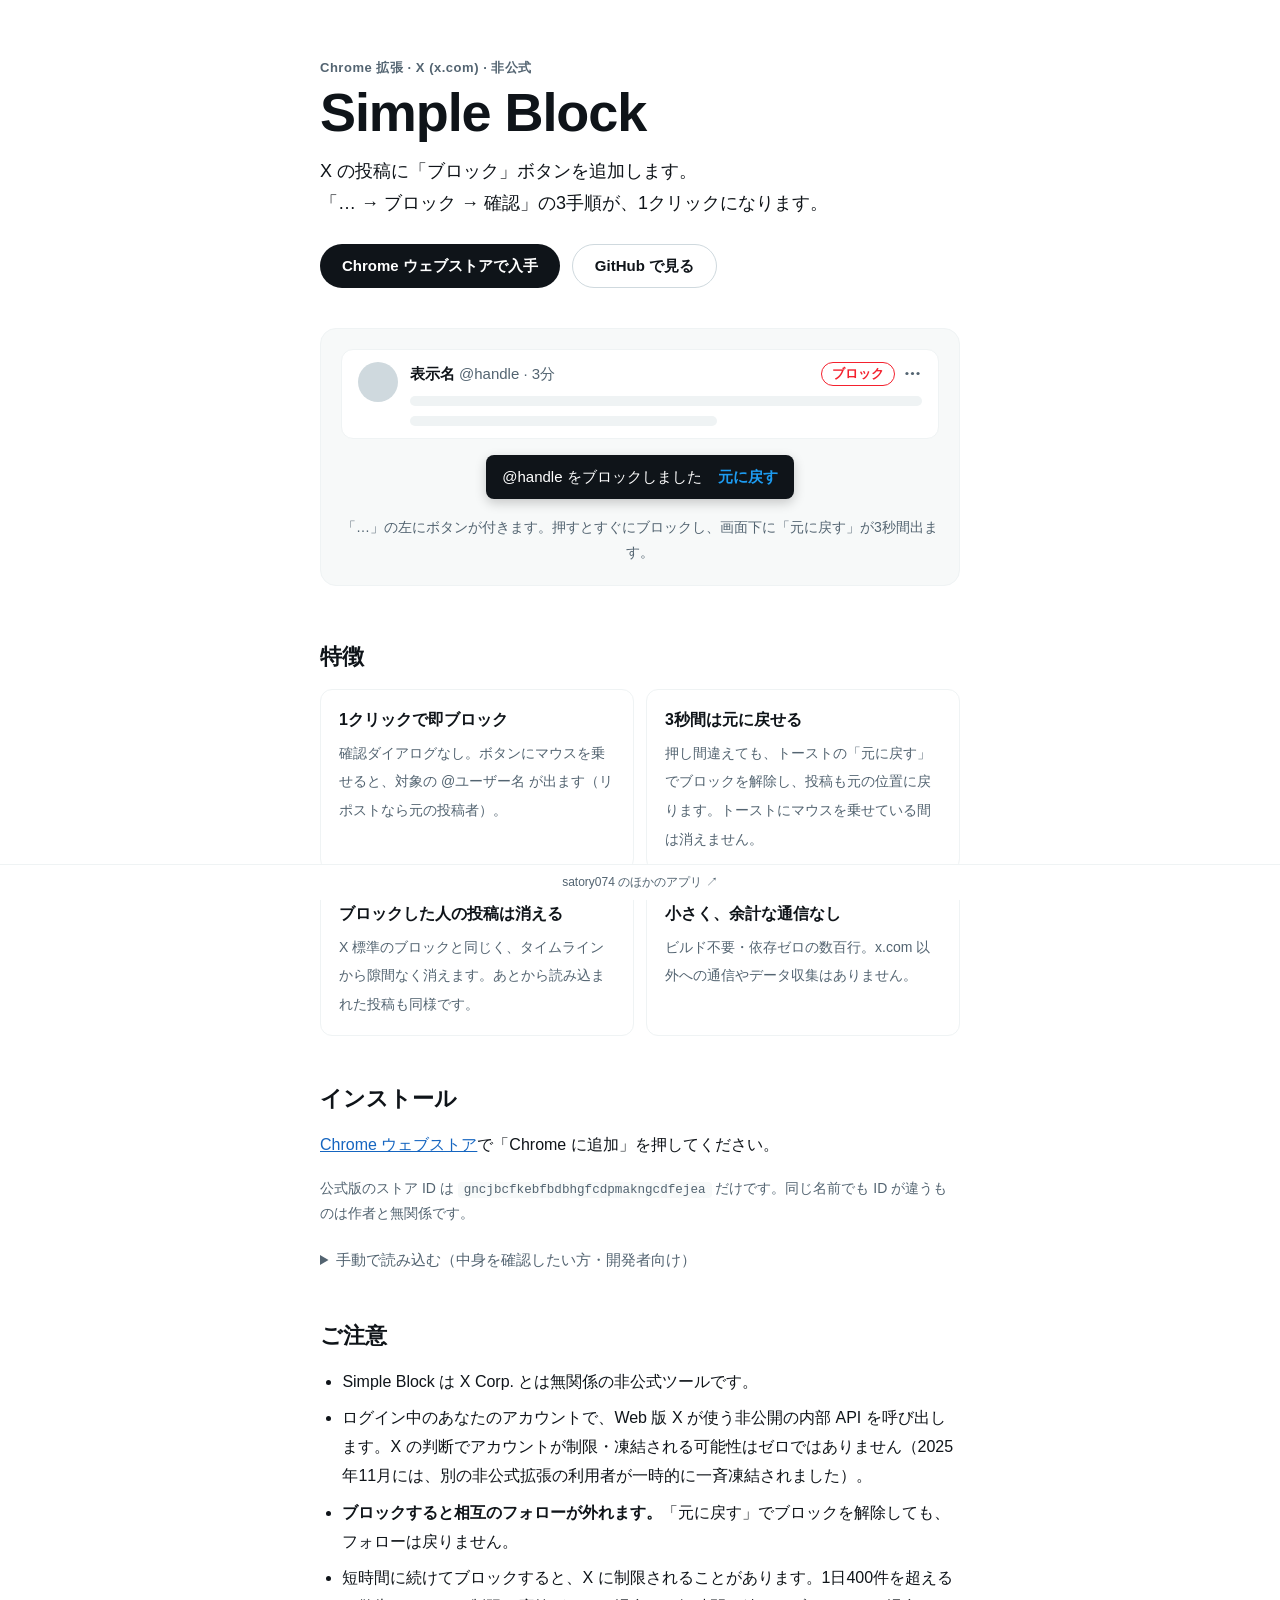
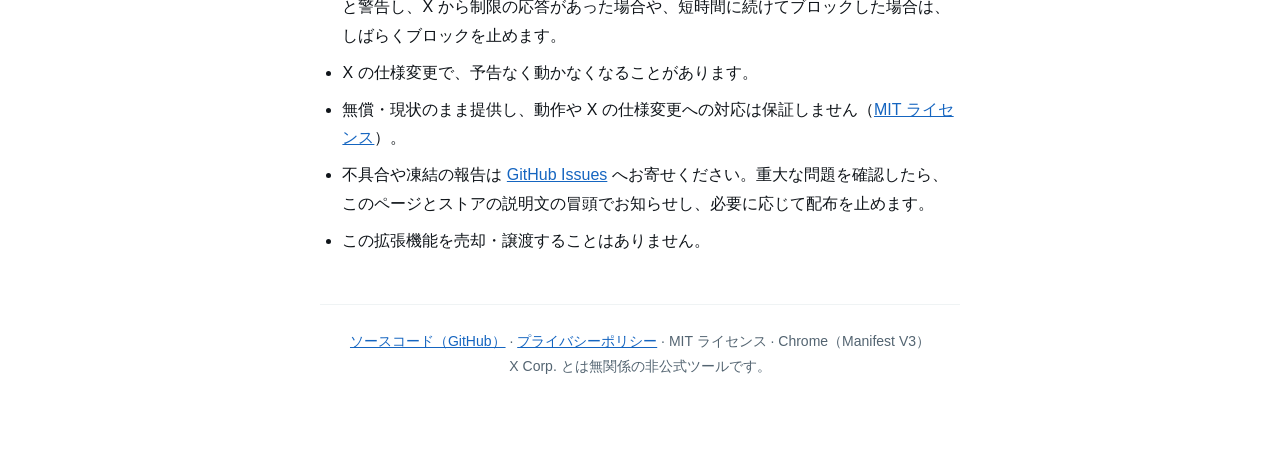
<file: docs/index.html>
<!doctype html>
<html lang="ja">
<head>
  <meta charset="utf-8" />
  <meta name="viewport" content="width=device-width, initial-scale=1" />
  <title>Simple Block — X のワンクリックブロック Chrome 拡張</title>
  <meta name="description" content="X (x.com) の各投稿に「ブロック」ボタンを追加する Chrome 拡張。確認なしで即ブロック、3秒間は元に戻せます。" />
  <!-- canonical = og:url = このページの絶対 URL。scripts/seo-check.mjs が一致を検査する -->
  <link rel="canonical" href="https://satory074.github.io/simple-block/" />
  <link rel="sitemap" type="application/xml" href="https://satory074.github.io/simple-block/sitemap.xml" />
  <meta property="og:type" content="website" />
  <meta property="og:locale" content="ja_JP" />
  <meta property="og:url" content="https://satory074.github.io/simple-block/" />
  <meta property="og:site_name" content="Simple Block" />
  <meta property="og:title" content="Simple Block — X のワンクリックブロック Chrome 拡張" />
  <meta property="og:description" content="X の投稿に「ブロック」ボタンを追加。「… → ブロック → 確認」を1クリックに。3秒間は元に戻せます。" />
  <meta property="og:image" content="https://satory074.github.io/simple-block/og-image.png" />
  <meta property="og:image:width" content="1200" />
  <meta property="og:image:height" content="630" />
  <meta property="og:image:type" content="image/png" />
  <meta property="og:image:alt" content="Simple Block — X の投稿に、ワンクリックの「ブロック」ボタン" />
  <meta name="twitter:card" content="summary_large_image" />
  <meta name="twitter:title" content="Simple Block — X のワンクリックブロック Chrome 拡張" />
  <meta name="twitter:description" content="X の投稿に「ブロック」ボタンを追加。「… → ブロック → 確認」を1クリックに。3秒間は元に戻せます。" />
  <meta name="twitter:image" content="https://satory074.github.io/simple-block/og-image.png" />
  <!-- 構造化データ: 画面に出ている内容だけを書く（評価・レビューは入れない）。作者の @id は satory074.com 側で定義 -->
  <script type="application/ld+json">
  {
    "@context": "https://schema.org",
    "@graph": [
      {
        "@type": "WebSite",
        "@id": "https://satory074.github.io/simple-block/#website",
        "name": "Simple Block",
        "url": "https://satory074.github.io/simple-block/",
        "description": "X (x.com) の各投稿に「ブロック」ボタンを追加する Chrome 拡張。確認なしで即ブロック、3秒間は元に戻せます。",
        "inLanguage": "ja",
        "about": { "@id": "https://satory074.github.io/simple-block/#app" },
        "author": { "@type": "Person", "@id": "https://satory074.com/#person", "name": "satory074", "url": "https://satory074.com/" }
      },
      {
        "@type": "SoftwareApplication",
        "@id": "https://satory074.github.io/simple-block/#app",
        "name": "Simple Block",
        "description": "X の投稿に「ブロック」ボタンを追加します。「… → ブロック → 確認」の3手順が、1クリックになります。",
        "url": "https://chromewebstore.google.com/detail/gncjbcfkebfbdbhgfcdpmakngcdfejea",
        "applicationCategory": "BrowserApplication",
        "operatingSystem": "Chrome",
        "inLanguage": "ja",
        "license": "https://github.com/satory074/simple-block/blob/main/LICENSE",
        "offers": { "@type": "Offer", "price": "0", "priceCurrency": "JPY" },
        "author": { "@type": "Person", "@id": "https://satory074.com/#person", "name": "satory074", "url": "https://satory074.com/" }
      }
    ]
  }
  </script>
  <link rel="icon" href="data:image/svg+xml,%3Csvg xmlns='http://www.w3.org/2000/svg' viewBox='0 0 32 32'%3E%3Ccircle cx='16' cy='16' r='12' fill='none' stroke='%23f4212e' stroke-width='4'/%3E%3Cpath d='M7.5 7.5l17 17' stroke='%23f4212e' stroke-width='4'/%3E%3C/svg%3E" />
  <style>
    /* Colors follow the extension itself (content.css) and X's palette. */
    :root {
      --ink: #0f1419;
      --muted: #536471; /* 6.12:1 on white */
      --border: #eff3f4;
      --surface: #ffffff;
      --soft: #f7f9f9;
      --red: #f4212e;
      --accent: #1565c0; /* 5.75:1 on white */
      color-scheme: light;
    }
    * { box-sizing: border-box; }
    body {
      margin: 0;
      background: var(--surface);
      color: var(--ink);
      font: 16px/1.8 -apple-system, BlinkMacSystemFont, "Hiragino Sans", "Hiragino Kaku Gothic ProN", "Noto Sans JP", "Segoe UI", sans-serif;
      -webkit-text-size-adjust: 100%;
    }
    a { color: var(--accent); }
    code {
      padding: 1px 6px;
      border-radius: 4px;
      background: var(--soft);
      font: 0.9em ui-monospace, SFMono-Regular, Menlo, monospace;
    }
    main { max-width: 680px; margin: 0 auto; padding: 56px 20px 24px; }

    .eyebrow { margin: 0; color: var(--muted); font-size: 13px; font-weight: 700; letter-spacing: 0.04em; }
    h1 { margin: 4px 0 12px; font-size: clamp(38px, 9vw, 54px); line-height: 1.1; letter-spacing: -0.02em; }
    .lead { margin: 0 0 24px; font-size: 18px; }
    .cta { display: flex; flex-wrap: wrap; gap: 12px; margin: 0 0 40px; }
    .btn {
      display: inline-flex;
      align-items: center;
      min-height: 44px;
      padding: 0 22px;
      border-radius: 9999px;
      font-size: 15px;
      font-weight: 700;
      text-decoration: none;
    }
    .btn-primary { background: var(--ink); color: #fff; }
    .btn-primary:hover { background: #272c30; }
    .btn-secondary { border: 1px solid #cfd9de; color: var(--ink); }
    .btn-secondary:hover { background: var(--soft); }

    /* Mock of a post header with the extension's button, plus its toast */
    .demo { margin: 0 0 56px; padding: 20px; border: 1px solid var(--border); border-radius: 16px; background: var(--soft); }
    .post { display: flex; gap: 12px; padding: 12px 16px; border: 1px solid var(--border); border-radius: 12px; background: var(--surface); }
    .avatar { flex: none; width: 40px; height: 40px; border-radius: 50%; background: #cfd9de; }
    .post-body { flex: 1; min-width: 0; }
    .post-head { display: flex; align-items: center; gap: 4px; font-size: 15px; line-height: 20px; }
    .post-name { flex: none; font-weight: 700; }
    .post-meta { overflow: hidden; color: var(--muted); text-overflow: ellipsis; white-space: nowrap; }
    .post-actions { display: flex; flex: none; align-items: center; margin-left: auto; }
    .sb-btn {
      margin-right: 8px;
      padding: 2px 10px;
      border: 1px solid var(--red);
      border-radius: 9999px;
      color: var(--red);
      font-size: 13px;
      font-weight: 700;
      line-height: 18px;
      white-space: nowrap;
    }
    .caret { display: block; width: 19px; height: 19px; color: var(--muted); }
    .post-lines span { display: block; height: 10px; margin-top: 10px; border-radius: 5px; background: var(--border); }
    .post-lines span:last-child { width: 60%; }
    .toast {
      display: flex;
      gap: 16px;
      width: fit-content;
      max-width: 100%;
      margin: 16px auto 0;
      padding: 12px 16px;
      border-radius: 8px;
      background: var(--ink);
      color: #fff;
      font-size: 15px;
      line-height: 20px;
      box-shadow: 0 4px 12px rgba(0, 0, 0, 0.2);
    }
    .toast-undo { color: #1d9bf0; font-weight: 700; white-space: nowrap; }
    .demo figcaption { margin-top: 16px; color: var(--muted); font-size: 14px; text-align: center; }

    h2 { margin: 0 0 16px; font-size: 22px; line-height: 1.4; }
    section { margin: 0 0 48px; }
    .features { display: grid; grid-template-columns: repeat(auto-fit, minmax(260px, 1fr)); gap: 12px; margin: 0; padding: 0; list-style: none; }
    .features li { padding: 16px 18px; border: 1px solid var(--border); border-radius: 12px; }
    .features strong { display: block; margin-bottom: 4px; font-size: 16px; }
    .features span { color: var(--muted); font-size: 14px; line-height: 1.7; }
    .steps, .notes { margin: 0; padding-left: 1.4em; }
    .steps li, .notes li { margin-bottom: 8px; }
    .small { color: var(--muted); font-size: 14px; }
    details { margin-top: 20px; }
    summary { color: var(--muted); font-size: 15px; cursor: pointer; }
    details[open] summary { margin-bottom: 12px; }
    .foot { padding: 24px 0 8px; border-top: 1px solid var(--border); color: var(--muted); font-size: 14px; text-align: center; }

    /* サイト間ナビ: 画面下端に常駐する控えめな逆リンクバー（→ satory074.com/apps）。
       正準仕様: basecamp/docs/app-backlink.md。本文を隠さない（body 側に高さ分の padding を予約） */
    .app-backlink-bar {
      position: fixed;
      inset-inline: 0;
      bottom: 0;
      z-index: 40;
      display: flex;
      align-items: center;
      justify-content: center;
      min-height: 36px;
      padding: 6px 12px;
      padding-bottom: calc(6px + env(safe-area-inset-bottom));
      background: color-mix(in srgb, var(--surface) 90%, transparent);
      -webkit-backdrop-filter: blur(8px);
      backdrop-filter: blur(8px);
      border-top: 1px solid var(--border);
      font-size: 12px;
    }
    .app-backlink-bar a {
      display: inline-flex;
      align-items: center;
      gap: 0.3em;
      /* ヒット領域を WCAG 2.5.8 の 24px 以上に拡大（負マージンで見た目の高さは不変） */
      padding: 8px 14px;
      margin: -8px 0;
      color: var(--muted);
      text-decoration: none;
      transition: color 0.12s ease;
    }
    .app-backlink-bar a:hover {
      color: var(--accent);
    }
    body {
      padding-bottom: calc(48px + env(safe-area-inset-bottom));
    }
    /* ページ内アンカー遷移時に固定バーが飛び先を隠さないように */
    html {
      scroll-padding-bottom: calc(48px + env(safe-area-inset-bottom));
    }
  </style>
</head>
<body>
  <main>
    <p class="eyebrow">Chrome 拡張 · X (x.com) · 非公式</p>
    <h1>Simple Block</h1>
    <p class="lead">X の投稿に「ブロック」ボタンを追加します。<br />「… → ブロック → 確認」の3手順が、1クリックになります。</p>
    <div class="cta">
      <a class="btn btn-primary" href="https://chromewebstore.google.com/detail/gncjbcfkebfbdbhgfcdpmakngcdfejea">Chrome ウェブストアで入手</a>
      <a class="btn btn-secondary" href="https://github.com/satory074/simple-block">GitHub で見る</a>
    </div>

    <figure class="demo" aria-label="X の投稿に追加されたブロックボタンと、ブロック後に出るトーストのイメージ">
      <div class="post" aria-hidden="true">
        <div class="avatar"></div>
        <div class="post-body">
          <div class="post-head">
            <span class="post-name">表示名</span>
            <span class="post-meta">@handle · 3分</span>
            <span class="post-actions">
              <span class="sb-btn">ブロック</span>
              <svg class="caret" viewBox="0 0 24 24" fill="currentColor"><circle cx="5" cy="12" r="2" /><circle cx="12" cy="12" r="2" /><circle cx="19" cy="12" r="2" /></svg>
            </span>
          </div>
          <div class="post-lines"><span></span><span></span></div>
        </div>
      </div>
      <div class="toast" aria-hidden="true"><span>@handle をブロックしました</span><span class="toast-undo">元に戻す</span></div>
      <figcaption>「…」の左にボタンが付きます。押すとすぐにブロックし、画面下に「元に戻す」が3秒間出ます。</figcaption>
    </figure>

    <section aria-labelledby="features">
      <h2 id="features">特徴</h2>
      <ul class="features">
        <li><strong>1クリックで即ブロック</strong><span>確認ダイアログなし。ボタンにマウスを乗せると、対象の @ユーザー名 が出ます（リポストなら元の投稿者）。</span></li>
        <li><strong>3秒間は元に戻せる</strong><span>押し間違えても、トーストの「元に戻す」でブロックを解除し、投稿も元の位置に戻ります。トーストにマウスを乗せている間は消えません。</span></li>
        <li><strong>ブロックした人の投稿は消える</strong><span>X 標準のブロックと同じく、タイムラインから隙間なく消えます。あとから読み込まれた投稿も同様です。</span></li>
        <li><strong>小さく、余計な通信なし</strong><span>ビルド不要・依存ゼロの数百行。x.com 以外への通信やデータ収集はありません。</span></li>
      </ul>
    </section>

    <section aria-labelledby="install">
      <h2 id="install">インストール</h2>
      <p><a href="https://chromewebstore.google.com/detail/gncjbcfkebfbdbhgfcdpmakngcdfejea">Chrome ウェブストア</a>で「Chrome に追加」を押してください。</p>
      <p class="small">公式版のストア ID は <code>gncjbcfkebfbdbhgfcdpmakngcdfejea</code> だけです。同じ名前でも ID が違うものは作者と無関係です。</p>
      <details>
        <summary>手動で読み込む（中身を確認したい方・開発者向け）</summary>
        <ol class="steps">
          <li><a href="https://github.com/satory074/simple-block/archive/refs/heads/main.zip">ZIP をダウンロード</a>して展開する</li>
          <li>Chrome で <code>chrome://extensions</code> を開く</li>
          <li>右上の「デベロッパーモード」を ON にする</li>
          <li>「パッケージ化されていない拡張機能を読み込む」を押し、展開した <code>simple-block-main</code> フォルダを選ぶ</li>
          <li>x.com のタブを再読み込みする</li>
        </ol>
        <p class="small">手動で読み込んだ場合は自動更新されません。更新するときは、新しい ZIP の中身で同じフォルダを置き換えてから、<code>chrome://extensions</code> でこの拡張の再読み込み（↻）を押してください。</p>
      </details>
    </section>

    <section aria-labelledby="notes">
      <h2 id="notes">ご注意</h2>
      <ul class="notes">
        <li>Simple Block は X Corp. とは無関係の非公式ツールです。</li>
        <li>ログイン中のあなたのアカウントで、Web 版 X が使う非公開の内部 API を呼び出します。X の判断でアカウントが制限・凍結される可能性はゼロではありません（2025年11月には、別の非公式拡張の利用者が一時的に一斉凍結されました）。</li>
        <li><strong>ブロックすると相互のフォローが外れます。</strong>「元に戻す」でブロックを解除しても、フォローは戻りません。</li>
        <li>短時間に続けてブロックすると、X に制限されることがあります。1日400件を超えると警告し、X から制限の応答があった場合や、短時間に続けてブロックした場合は、しばらくブロックを止めます。</li>
        <li>X の仕様変更で、予告なく動かなくなることがあります。</li>
        <li>無償・現状のまま提供し、動作や X の仕様変更への対応は保証しません（<a href="https://github.com/satory074/simple-block/blob/main/LICENSE">MIT ライセンス</a>）。</li>
        <li>不具合や凍結の報告は <a href="https://github.com/satory074/simple-block/issues">GitHub Issues</a> へお寄せください。重大な問題を確認したら、このページとストアの説明文の冒頭でお知らせし、必要に応じて配布を止めます。</li>
        <li>この拡張機能を売却・譲渡することはありません。</li>
      </ul>
    </section>

    <footer class="foot">
      <a href="https://github.com/satory074/simple-block">ソースコード（GitHub）</a> · <a href="privacy.html">プライバシーポリシー</a> · MIT ライセンス · Chrome（Manifest V3）<br />
      X Corp. とは無関係の非公式ツールです。
    </footer>
  </main>

  <!-- サイト間ナビ: 画面下端に常駐する控えめな逆リンクバー（→ satory074.com/apps）。
       正準仕様: basecamp/docs/app-backlink.md -->
  <nav class="app-backlink-bar" aria-label="サイト間ナビゲーション">
    <a href="https://satory074.com/apps/" target="_blank" rel="noopener"
       aria-label="satory074 のほかのアプリ一覧を新しいタブで開く"
       >satory074 のほかのアプリ <span aria-hidden="true">↗</span></a>
  </nav>
</body>
</html>
</file>
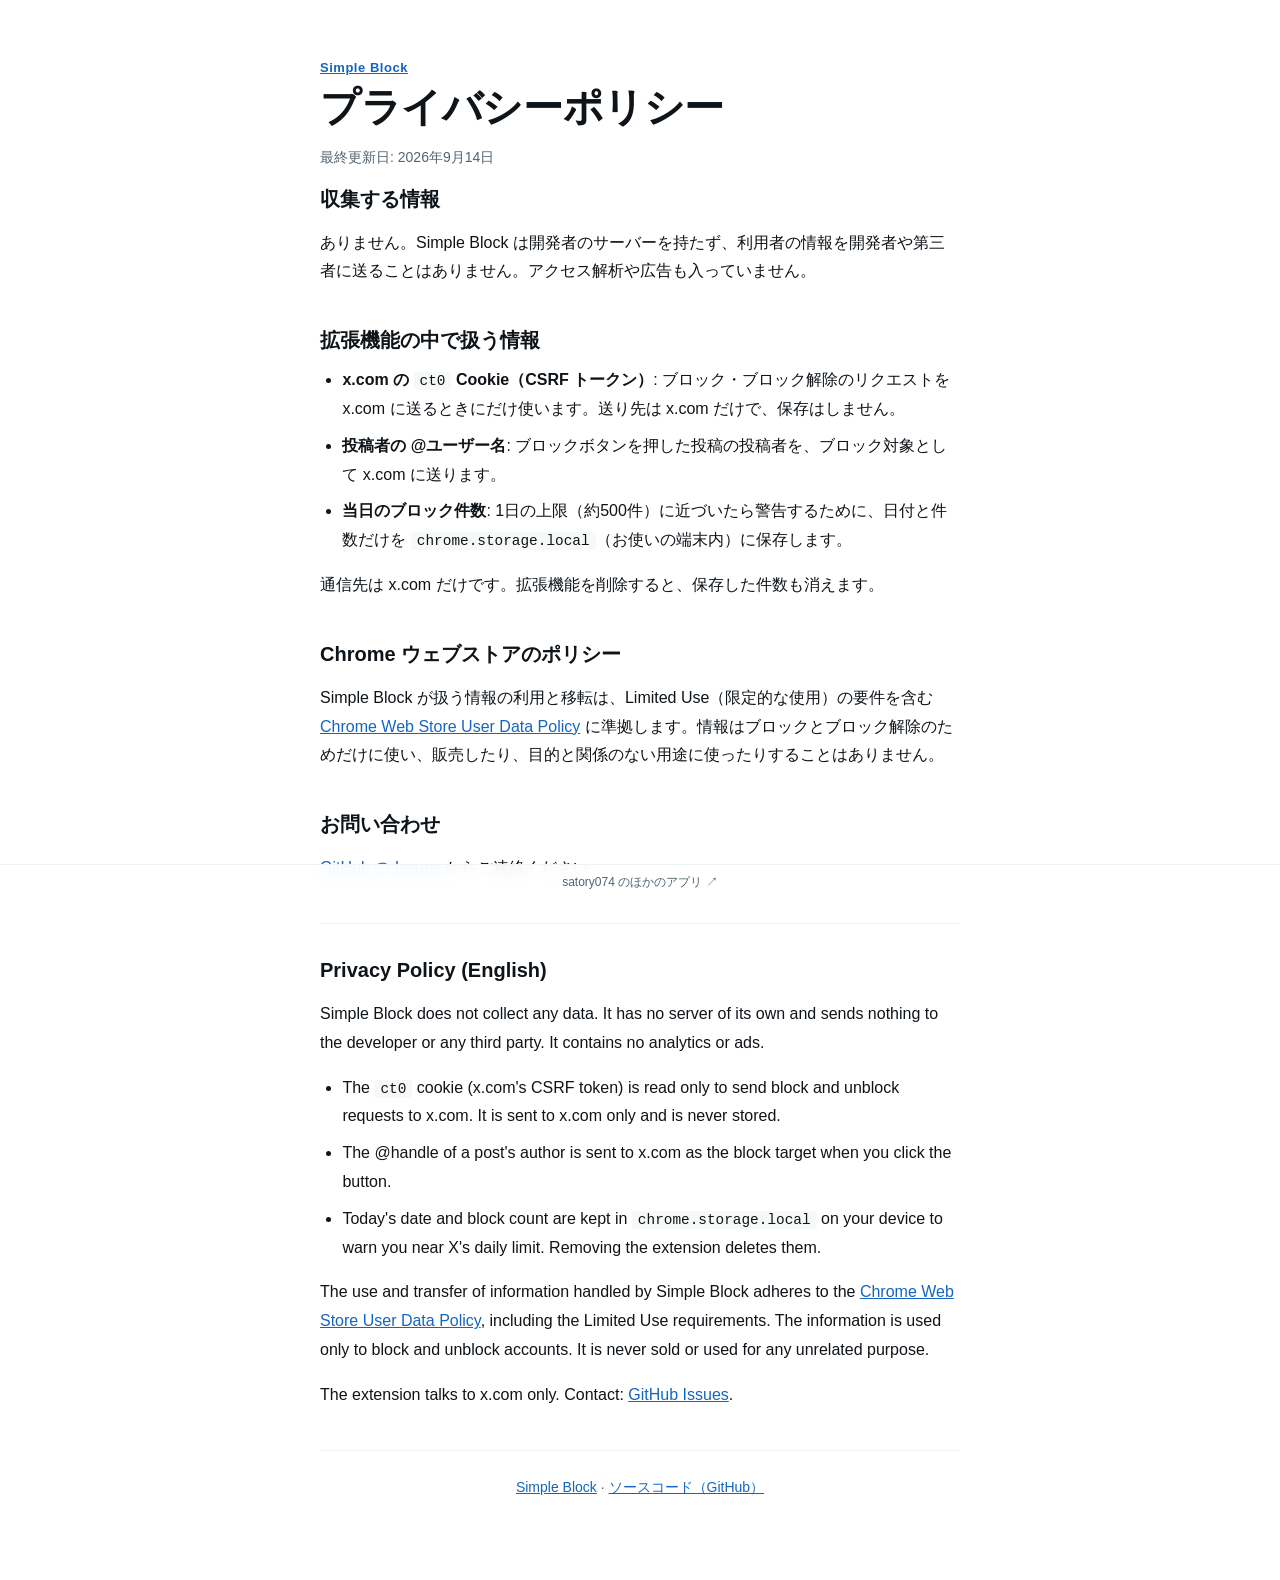
<file: docs/privacy.html>
<!doctype html>
<html lang="ja">
<head>
  <meta charset="utf-8" />
  <meta name="viewport" content="width=device-width, initial-scale=1" />
  <title>プライバシーポリシー — Simple Block</title>
  <meta name="description" content="Chrome 拡張 Simple Block のプライバシーポリシー。データ収集はなく、通信は x.com とだけ行います。" />
  <!-- canonical = og:url = このページの絶対 URL。Chrome ウェブストアに登録した URL と同じ privacy.html の形 -->
  <link rel="canonical" href="https://satory074.github.io/simple-block/privacy.html" />
  <meta property="og:type" content="website" />
  <meta property="og:locale" content="ja_JP" />
  <meta property="og:url" content="https://satory074.github.io/simple-block/privacy.html" />
  <meta property="og:site_name" content="Simple Block" />
  <meta property="og:title" content="プライバシーポリシー — Simple Block" />
  <meta property="og:description" content="Chrome 拡張 Simple Block のプライバシーポリシー。データ収集はなく、通信は x.com とだけ行います。" />
  <meta property="og:image" content="https://satory074.github.io/simple-block/og-image.png" />
  <meta property="og:image:width" content="1200" />
  <meta property="og:image:height" content="630" />
  <!-- 構造化データ: 画面の見出し・説明・最終更新日だけ。作者の @id は satory074.com 側で定義 -->
  <script type="application/ld+json">
  {
    "@context": "https://schema.org",
    "@type": "WebPage",
    "name": "プライバシーポリシー",
    "url": "https://satory074.github.io/simple-block/privacy.html",
    "description": "Chrome 拡張 Simple Block のプライバシーポリシー。データ収集はなく、通信は x.com とだけ行います。",
    "inLanguage": ["ja", "en"],
    "dateModified": "2026-09-14",
    "isPartOf": { "@type": "WebSite", "@id": "https://satory074.github.io/simple-block/#website", "name": "Simple Block", "url": "https://satory074.github.io/simple-block/" },
    "about": { "@id": "https://satory074.github.io/simple-block/#app" },
    "author": { "@type": "Person", "@id": "https://satory074.com/#person", "name": "satory074", "url": "https://satory074.com/" }
  }
  </script>
  <link rel="icon" href="data:image/svg+xml,%3Csvg xmlns='http://www.w3.org/2000/svg' viewBox='0 0 32 32'%3E%3Ccircle cx='16' cy='16' r='12' fill='none' stroke='%23f4212e' stroke-width='4'/%3E%3Cpath d='M7.5 7.5l17 17' stroke='%23f4212e' stroke-width='4'/%3E%3C/svg%3E" />
  <style>
    /* Same palette as index.html */
    :root {
      --ink: #0f1419;
      --muted: #536471;
      --border: #eff3f4;
      --surface: #ffffff;
      --soft: #f7f9f9;
      --accent: #1565c0;
      color-scheme: light;
    }
    * { box-sizing: border-box; }
    body {
      margin: 0;
      background: var(--surface);
      color: var(--ink);
      font: 16px/1.8 -apple-system, BlinkMacSystemFont, "Hiragino Sans", "Hiragino Kaku Gothic ProN", "Noto Sans JP", "Segoe UI", sans-serif;
      -webkit-text-size-adjust: 100%;
    }
    a { color: var(--accent); }
    code {
      padding: 1px 6px;
      border-radius: 4px;
      background: var(--soft);
      font: 0.9em ui-monospace, SFMono-Regular, Menlo, monospace;
    }
    main { max-width: 680px; margin: 0 auto; padding: 56px 20px 24px; }
    .eyebrow { margin: 0; color: var(--muted); font-size: 13px; font-weight: 700; letter-spacing: 0.04em; }
    h1 { margin: 4px 0 12px; font-size: clamp(30px, 7vw, 40px); line-height: 1.2; letter-spacing: -0.01em; }
    h2 { margin: 0 0 12px; font-size: 20px; line-height: 1.4; }
    section { margin: 0 0 40px; }
    ul { margin: 0; padding-left: 1.4em; }
    li { margin-bottom: 8px; }
    .small { color: var(--muted); font-size: 14px; }
    .en { padding-top: 32px; border-top: 1px solid var(--border); }
    .foot { padding: 24px 0 8px; border-top: 1px solid var(--border); color: var(--muted); font-size: 14px; text-align: center; }

    /* サイト間ナビ: 正準仕様は basecamp/docs/app-backlink.md（index.html と同一） */
    .app-backlink-bar {
      position: fixed;
      inset-inline: 0;
      bottom: 0;
      z-index: 40;
      display: flex;
      align-items: center;
      justify-content: center;
      min-height: 36px;
      padding: 6px 12px;
      padding-bottom: calc(6px + env(safe-area-inset-bottom));
      background: color-mix(in srgb, var(--surface) 90%, transparent);
      -webkit-backdrop-filter: blur(8px);
      backdrop-filter: blur(8px);
      border-top: 1px solid var(--border);
      font-size: 12px;
    }
    .app-backlink-bar a {
      display: inline-flex;
      align-items: center;
      gap: 0.3em;
      padding: 8px 14px;
      margin: -8px 0;
      color: var(--muted);
      text-decoration: none;
      transition: color 0.12s ease;
    }
    .app-backlink-bar a:hover {
      color: var(--accent);
    }
    body {
      padding-bottom: calc(48px + env(safe-area-inset-bottom));
    }
    html {
      scroll-padding-bottom: calc(48px + env(safe-area-inset-bottom));
    }
  </style>
</head>
<body>
  <main>
    <p class="eyebrow"><a href="./">Simple Block</a></p>
    <h1>プライバシーポリシー</h1>
    <p class="small">最終更新日: 2026年9月14日</p>

    <section>
      <h2>収集する情報</h2>
      <p>ありません。Simple Block は開発者のサーバーを持たず、利用者の情報を開発者や第三者に送ることはありません。アクセス解析や広告も入っていません。</p>
    </section>

    <section>
      <h2>拡張機能の中で扱う情報</h2>
      <ul>
        <li><strong>x.com の <code>ct0</code> Cookie（CSRF トークン）</strong>: ブロック・ブロック解除のリクエストを x.com に送るときにだけ使います。送り先は x.com だけで、保存はしません。</li>
        <li><strong>投稿者の @ユーザー名</strong>: ブロックボタンを押した投稿の投稿者を、ブロック対象として x.com に送ります。</li>
        <li><strong>当日のブロック件数</strong>: 1日の上限（約500件）に近づいたら警告するために、日付と件数だけを <code>chrome.storage.local</code>（お使いの端末内）に保存します。</li>
      </ul>
      <p>通信先は x.com だけです。拡張機能を削除すると、保存した件数も消えます。</p>
    </section>

    <section>
      <h2>Chrome ウェブストアのポリシー</h2>
      <p>Simple Block が扱う情報の利用と移転は、Limited Use（限定的な使用）の要件を含む <a href="https://developer.chrome.com/docs/webstore/program-policies/limited-use">Chrome Web Store User Data Policy</a> に準拠します。情報はブロックとブロック解除のためだけに使い、販売したり、目的と関係のない用途に使ったりすることはありません。</p>
    </section>

    <section>
      <h2>お問い合わせ</h2>
      <p><a href="https://github.com/satory074/simple-block/issues">GitHub の Issues</a> からご連絡ください。</p>
    </section>

    <section class="en" lang="en">
      <h2>Privacy Policy (English)</h2>
      <p>Simple Block does not collect any data. It has no server of its own and sends nothing to the developer or any third party. It contains no analytics or ads.</p>
      <ul>
        <li>The <code>ct0</code> cookie (x.com's CSRF token) is read only to send block and unblock requests to x.com. It is sent to x.com only and is never stored.</li>
        <li>The @handle of a post's author is sent to x.com as the block target when you click the button.</li>
        <li>Today's date and block count are kept in <code>chrome.storage.local</code> on your device to warn you near X's daily limit. Removing the extension deletes them.</li>
      </ul>
      <p>The use and transfer of information handled by Simple Block adheres to the <a href="https://developer.chrome.com/docs/webstore/program-policies/limited-use">Chrome Web Store User Data Policy</a>, including the Limited Use requirements. The information is used only to block and unblock accounts. It is never sold or used for any unrelated purpose.</p>
      <p>The extension talks to x.com only. Contact: <a href="https://github.com/satory074/simple-block/issues">GitHub Issues</a>.</p>
    </section>

    <footer class="foot">
      <a href="./">Simple Block</a> · <a href="https://github.com/satory074/simple-block">ソースコード（GitHub）</a>
    </footer>
  </main>

  <!-- サイト間ナビ: 正準仕様は basecamp/docs/app-backlink.md -->
  <nav class="app-backlink-bar" aria-label="サイト間ナビゲーション">
    <a href="https://satory074.com/apps/" target="_blank" rel="noopener"
       aria-label="satory074 のほかのアプリ一覧を新しいタブで開く"
       >satory074 のほかのアプリ <span aria-hidden="true">↗</span></a>
  </nav>
</body>
</html>
</file>
